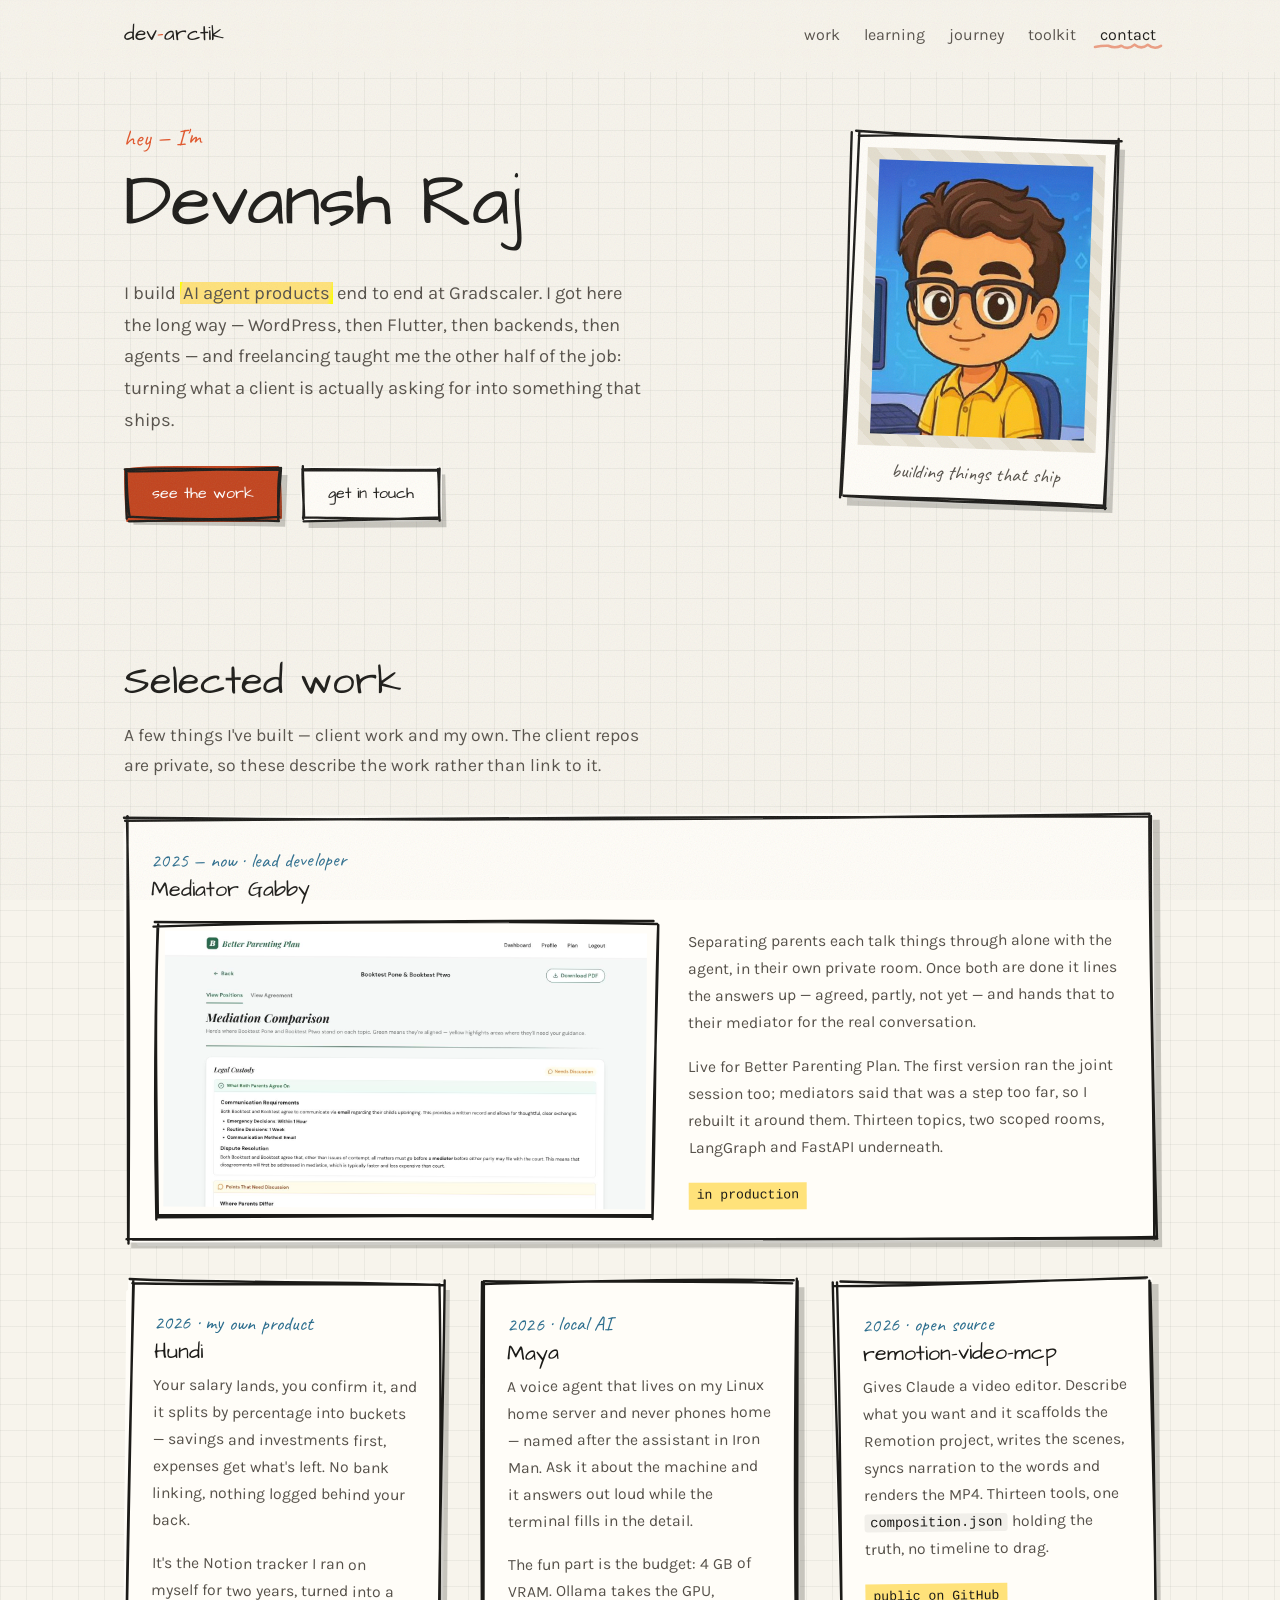
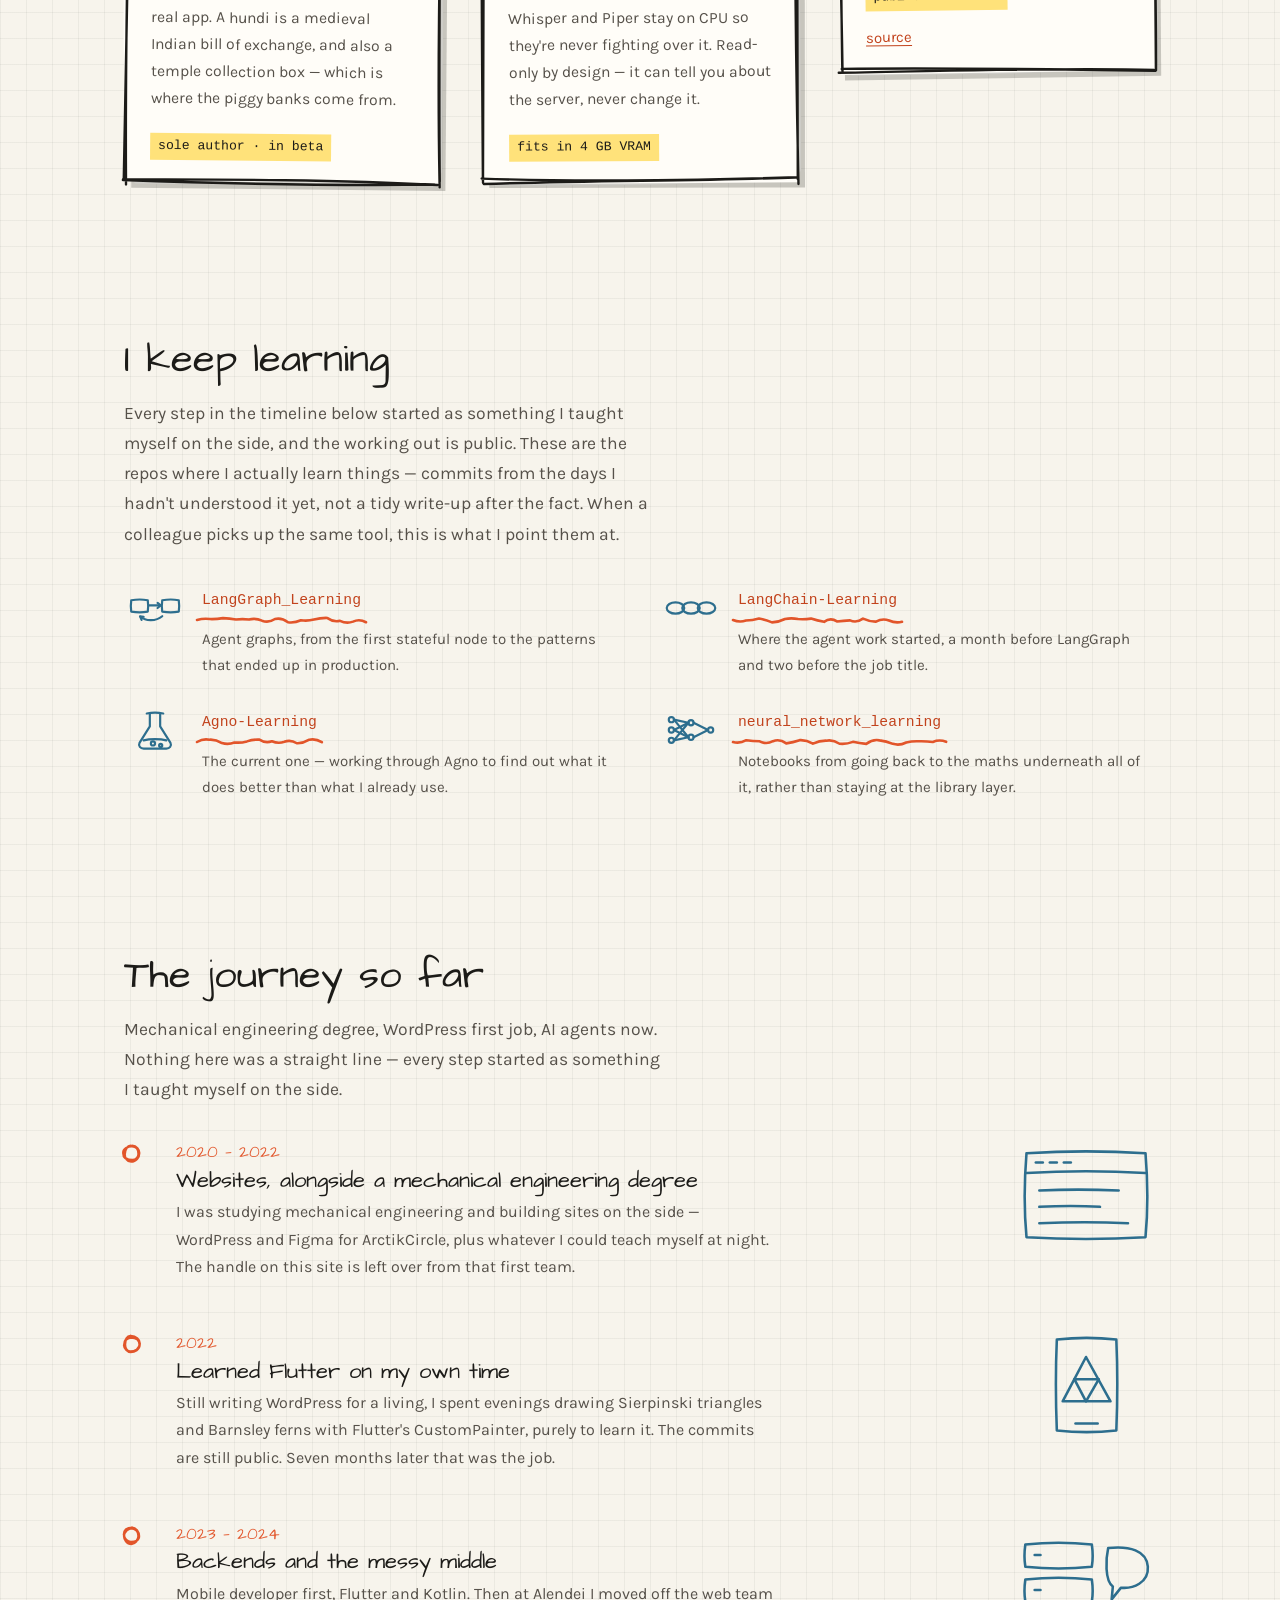
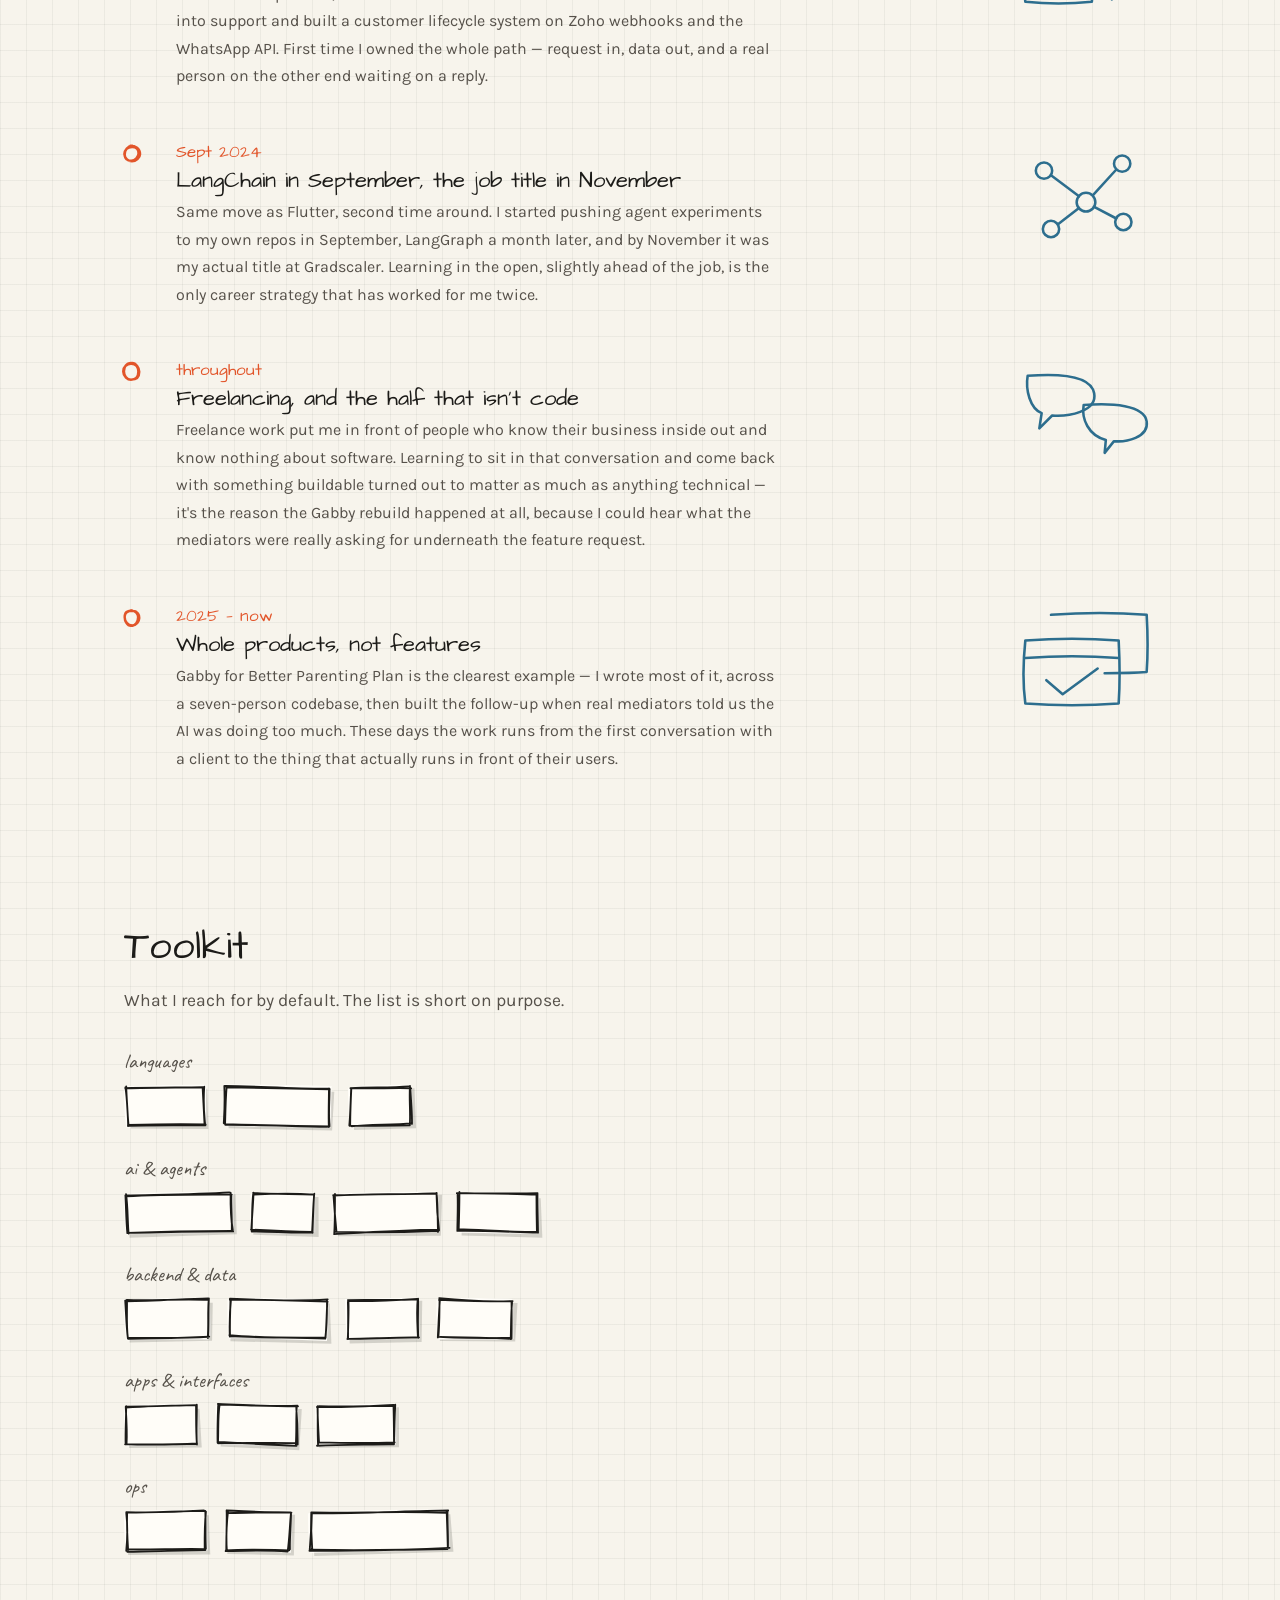
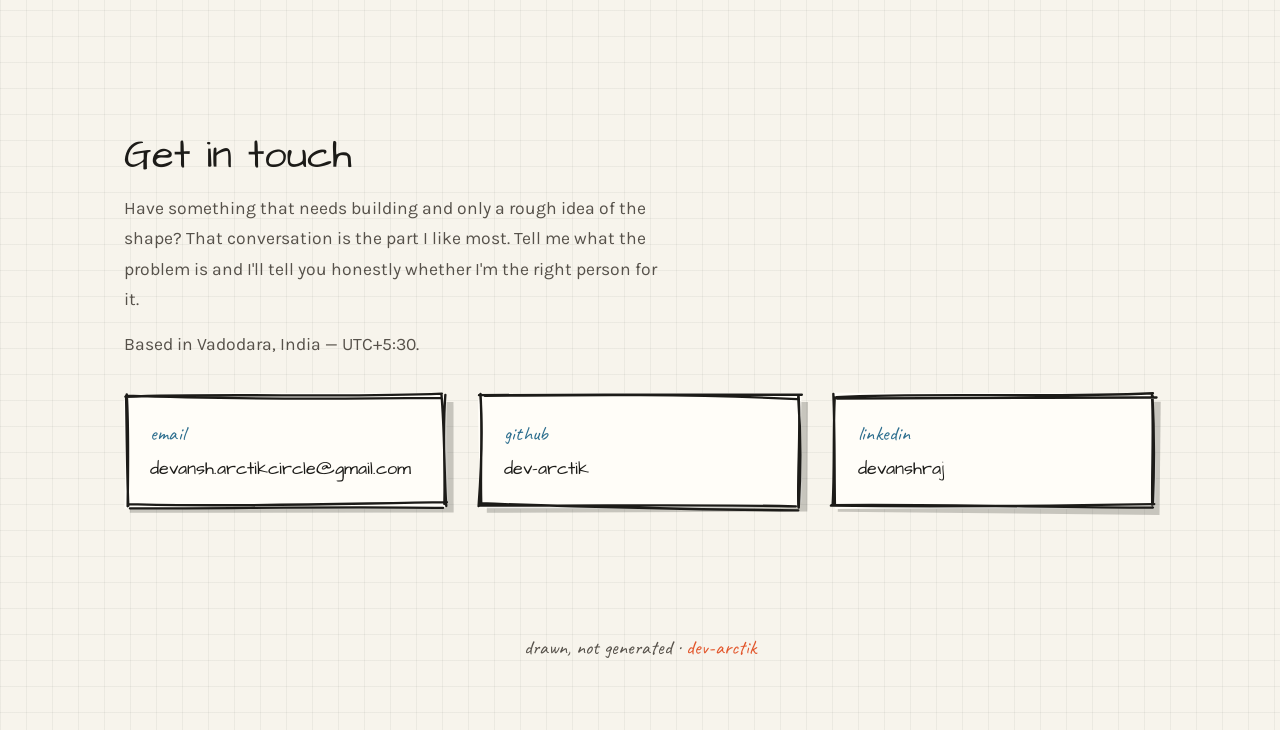
<file: index.html>
<!--
  index.html
  The portfolio itself — a single static page, no build step and no backend.
  Sections: hero, work, learning, journey (progress over time), toolkit, contact.
  Copy and photo are real. Live at dev-arctik.github.io/dev-arctik-portfolio.
-->
<!DOCTYPE html>
<html lang="en">
<head>
<meta charset="utf-8">
<meta name="viewport" content="width=device-width, initial-scale=1">
<title>Devansh Raj — AI agent engineer</title>
<meta name="description" content="Devansh Raj builds AI agent-enabled software, taking products from MVP to release-ready.">

<meta property="og:title" content="Devansh Raj — AI agent engineer">
<meta property="og:description" content="I build AI agent-enabled software, taking products from MVP to release-ready.">
<meta property="og:type" content="website">
<meta property="og:url" content="https://dev-arctik.github.io/dev-arctik-portfolio/">
<!-- Drawn by the same engine as the page, not approximated in an image editor — the
     source is tools/og-card.html, screenshotted at 1200x630. Dimensions are declared so
     scrapers can reserve the right box before the image arrives; several will skip an
     image whose size they can't determine cheaply. -->
<meta property="og:image" content="https://dev-arctik.github.io/dev-arctik-portfolio/assets/img/og.jpg">
<meta property="og:image:width" content="1200">
<meta property="og:image:height" content="630">
<meta property="og:image:alt" content="Devansh Raj — I build AI agent products end to end. LangGraph, FastAPI, MCP. Vadodara, India.">

<link rel="canonical" href="https://dev-arctik.github.io/dev-arctik-portfolio/">
<meta name="theme-color" content="#f7f4ec">
<!-- SVG favicon: drawn in the same ink as the rest of the page, see assets/img/favicon.svg -->
<link rel="icon" href="assets/img/favicon.svg" type="image/svg+xml">

<!-- Twitter/X reads its own tags before falling back to Open Graph; summary_large_image
     is the card that actually shows a picture. -->
<meta name="twitter:card" content="summary_large_image">
<meta name="twitter:title" content="Devansh Raj — AI agent engineer">
<meta name="twitter:description" content="I build AI agent-enabled software, taking products from MVP to release-ready.">
<meta name="twitter:image" content="https://dev-arctik.github.io/dev-arctik-portfolio/assets/img/og.jpg">
<meta name="twitter:image:alt" content="Devansh Raj — I build AI agent products end to end. LangGraph, FastAPI, MCP. Vadodara, India.">

<link rel="preconnect" href="https://fonts.googleapis.com">
<link rel="preconnect" href="https://fonts.gstatic.com" crossorigin>
<link href="https://fonts.googleapis.com/css2?family=Architects+Daughter&family=Karla:wght@400;500;700&family=Caveat:wght@600&display=swap" rel="stylesheet">
<!-- ?v= is a manual cache buster. There is no build step to hash filenames, and browsers
     cache CSS and JS independently, so a returning visitor can otherwise end up running
     a new stylesheet against an old script. Bump this whenever either file changes. -->
<link rel="stylesheet" href="assets/css/style.css?v=14">

<!-- Structured data. Lets search engines and AI crawlers read the identity as facts
     rather than inferring it from prose, and is what powers a knowledge-panel style
     result for a personal name. -->
<script type="application/ld+json">
{
  "@context": "https://schema.org",
  "@type": "Person",
  "name": "Devansh Raj",
  "url": "https://dev-arctik.github.io/dev-arctik-portfolio/",
  "image": "https://dev-arctik.github.io/dev-arctik-portfolio/assets/img/me.jpg",
  "jobTitle": "AI agent engineer",
  "worksFor": { "@type": "Organization", "name": "Gradscaler" },
  "address": {
    "@type": "PostalAddress",
    "addressLocality": "Vadodara",
    "addressRegion": "Gujarat",
    "addressCountry": "IN"
  },
  "email": "mailto:devansh.arctikcircle@gmail.com",
  "sameAs": [
    "https://github.com/dev-arctik",
    "https://www.linkedin.com/in/devanshraj"
  ],
  "knowsAbout": ["AI agents", "LangGraph", "Model Context Protocol", "FastAPI", "Python", "TypeScript", "Flutter"]
}
</script>
</head>
<body>

<a class="skip" href="#main">Skip to content</a>

<header>
  <div class="wrap bar">
    <a class="logo" href="#top">dev<span>-</span>arctik</a>
    <nav aria-label="Primary">
      <ul>
        <li><a href="#work" data-sketch="underline">work</a></li>
        <li><a href="#learning" data-sketch="underline">learning</a></li>
        <li><a href="#journey" data-sketch="underline">journey</a></li>
        <li><a href="#toolkit" data-sketch="underline">toolkit</a></li>
        <li><a href="#contact" data-sketch="underline">contact</a></li>
      </ul>
    </nav>
  </div>
</header>

<main id="main">

  <!-- ============================ HERO ============================ -->
  <section class="hero wrap" id="top">
    <div class="hero-grid">
      <div data-anim-group data-anim-step="90">
        <span class="eyebrow" data-anim="lift">hey — I'm</span>
        <h1 data-anim="write">Devansh Raj</h1>
        <p class="lede" data-anim="lift">I build <mark data-anim="swipe">AI agent products</mark> end to end at Gradscaler. I got here the long way — WordPress, then Flutter, then backends, then agents — and freelancing taught me the other half of the job: turning what a client is actually asking for into something that ships.</p>
        <!-- Each button carries its own data-anim so they land one after the other
             rather than as a single block — the primary first, since that's the ask. -->
        <div class="btns">
          <a class="btn primary" data-sketch data-fill="var(--accent-deep)" data-ink="var(--ink)" href="#work" data-anim="lift"><span>see the work</span></a>
          <a class="btn" data-sketch href="#contact" data-anim="lift"><span>get in touch</span></a>
        </div>
      </div>

      <div>
        <figure class="polaroid" data-sketch data-anim="tilt">
          <div class="shot">
            <img src="assets/img/me.jpg" width="576" height="720" alt="Devansh Raj">
          </div>
          <figcaption class="caption">building things that ship</figcaption>
        </figure>
      </div>
    </div>
  </section>

  <!-- ============================ WORK ============================ -->
  <section class="wrap reveal" id="work">
    <div class="section-head" data-anim-group data-anim-step="90">
      <h2 data-anim="lift">Selected work</h2>
      <p data-anim="lift">A few things I've built — client work and my own. The client repos are private, so these describe the work rather than link to it.</p>
    </div>

    <div class="cards" data-anim-group data-anim-step="100">
      <!-- Featured: the lead project takes the full row so its screenshot has room. The
           other three stay in the grid below, which turns "only one card has a picture"
           into deliberate hierarchy rather than a gap. -->
      <article class="card featured" data-sketch data-anim="rise">
        <span class="kicker">2025 — now · lead developer</span>
        <h3>Mediator Gabby</h3>
        <div class="featured-grid">
          <!-- shadow off: this frame sits inside the card's own frame, and two drop
               shadows nested an inch apart read as a rendering fault, not as paper. -->
          <div class="featured-shot" data-sketch data-shadow="off">
            <img src="assets/img/gabby-comparison.jpg" width="1456" height="834" loading="lazy" decoding="async" alt="Gabby's mediator comparison view: a green panel listing what both parents agree on, above a yellow panel of points that still need discussion.">
          </div>
          <div>
            <p>Separating parents each talk things through alone with the agent, in their own private room. Once both are done it lines the answers up — agreed, partly, not yet — and hands that to their mediator for the real conversation.</p>
            <p>Live for Better Parenting Plan. The first version ran the joint session too; mediators said that was a step too far, so I rebuilt it around them. Thirteen topics, two scoped rooms, LangGraph and FastAPI underneath.</p>
            <span class="result">in production</span>
          </div>
        </div>
      </article>

      <article class="card" data-sketch data-anim="rise">
        <span class="kicker">2026 · my own product</span>
        <h3>Hundi</h3>
        <p>Your salary lands, you confirm it, and it splits by percentage into buckets — savings and investments first, expenses get what's left. No bank linking, nothing logged behind your back.</p>
        <p>It's the Notion tracker I ran on myself for two years, turned into a real app. A hundi is a medieval Indian bill of exchange, and also a temple collection box — which is where the piggy banks come from.</p>
        <span class="result">sole author · in beta</span>
      </article>

      <article class="card" data-sketch data-anim="rise">
        <span class="kicker">2026 · local AI</span>
        <h3>Maya</h3>
        <p>A voice agent that lives on my Linux home server and never phones home — named after the assistant in Iron Man. Ask it about the machine and it answers out loud while the terminal fills in the detail.</p>
        <p>The fun part is the budget: 4 GB of VRAM. Ollama takes the GPU, Whisper and Piper stay on CPU so they're never fighting over it. Read-only by design — it can tell you about the server, never change it.</p>
        <span class="result">fits in 4 GB VRAM</span>
      </article>

      <article class="card" data-sketch data-anim="rise">
        <span class="kicker">2026 · open source</span>
        <h3>remotion-video-mcp</h3>
        <p>Gives Claude a video editor. Describe what you want and it scaffolds the Remotion project, writes the scenes, syncs narration to the words and renders the MP4. Thirteen tools, one <code>composition.json</code> holding the truth, no timeline to drag.</p>
        <span class="result">public on GitHub</span>
        <div class="card-links">
          <a href="https://github.com/dev-arctik/remotion-video-mcp">source</a>
        </div>
      </article>
    </div>
  </section>

  <!-- ============================ LEARNING ============================ -->
  <!-- Sits between work and journey on purpose: it explains how the work in the section
       above keeps happening, and sets up the timeline below, which is the same habit
       told chronologically. -->
  <section class="wrap reveal" id="learning">
    <div class="section-head" data-anim-group data-anim-step="90">
      <h2 data-anim="lift">I keep learning</h2>
      <p data-anim="lift">Every step in the timeline below started as something I taught myself on the side, and the working out is public. These are the repos where I actually learn things — commits from the days I hadn't understood it yet, not a tidy write-up after the fact. When a colleague picks up the same tool, this is what I point them at.</p>
    </div>

    <div class="learn-grid" data-anim-group data-anim-step="70">
      <div class="learn-item" data-anim="lift">
        <!-- Two states and a cycle — the thing LangGraph does that a plain chain doesn't. -->
        <svg class="learn-glyph" viewBox="0 0 120 96" aria-hidden="true" focusable="false">
          <path d="M 14 33 C 25 31, 36 31, 46 33 C 47 40, 47 48, 46 55 C 36 57, 25 57, 14 55 C 13 48, 13 40, 14 33 Z"/>
          <path d="M 74 33 C 85 31, 96 31, 106 33 C 107 40, 107 48, 106 55 C 96 57, 85 57, 74 55 C 73 48, 73 40, 74 33 Z"/>
          <path d="M 49 43 L 70 43"/>
          <path d="M 65 38 L 71 43 L 65 48"/>
          <path d="M 74 64 C 62 74, 42 74, 32 65"/>
          <path d="M 38 65 L 31 64 L 34 71"/>
        </svg>
        <div class="learn-body">
        <a href="https://github.com/dev-arctik/LangGraph_Learning" data-sketch="underline">LangGraph_Learning</a>
        <p>Agent graphs, from the first stateful node to the patterns that ended up in production.</p>
        </div>
      </div>
      <div class="learn-item" data-anim="lift">
        <!-- Three interlocking links. Literal, and unmistakable at a glance. -->
        <svg class="learn-glyph" viewBox="0 0 120 96" aria-hidden="true" focusable="false">
          <path d="M 13 48 a 17 11 0 1 0 34 0 a 17 11 0 1 0 -34 0"/>
          <path d="M 43 48 a 17 11 0 1 0 34 0 a 17 11 0 1 0 -34 0"/>
          <path d="M 73 48 a 17 11 0 1 0 34 0 a 17 11 0 1 0 -34 0"/>
        </svg>
        <div class="learn-body">
        <a href="https://github.com/dev-arctik/LangChain-Learning" data-sketch="underline">LangChain-Learning</a>
        <p>Where the agent work started, a month before LangGraph and two before the job title.</p>
        </div>
      </div>
      <div class="learn-item" data-anim="lift">
        <!-- A flask: something being tried out rather than already relied on. -->
        <svg class="learn-glyph" viewBox="0 0 120 96" aria-hidden="true" focusable="false">
          <path d="M 50 16 C 50 28, 50 36, 50 41 L 30 73 C 27 79, 32 84, 38 84 L 82 84 C 88 84, 93 79, 90 73 L 70 41 C 70 36, 70 28, 70 16"/>
          <path d="M 44 16 C 54 14, 66 14, 76 16"/>
          <path d="M 38 68 C 50 65, 70 65, 82 68"/>
          <path d="M 52 74 a 4 4 0 1 0 8 0 a 4 4 0 1 0 -8 0"/>
          <path d="M 68 78 a 3 3 0 1 0 6 0 a 3 3 0 1 0 -6 0"/>
        </svg>
        <div class="learn-body">
        <a href="https://github.com/dev-arctik/Agno-Learning" data-sketch="underline">Agno-Learning</a>
        <p>The current one — working through Agno to find out what it does better than what I already use.</p>
        </div>
      </div>
      <div class="learn-item" data-anim="lift">
        <!-- Layered net. Edges first so the nodes sit over them. -->
        <svg class="learn-glyph" viewBox="0 0 120 96" aria-hidden="true" focusable="false">
          <path d="M 27 28 L 55 34"/>
          <path d="M 27 28 L 55 62"/>
          <path d="M 27 48 L 55 34"/>
          <path d="M 27 48 L 55 62"/>
          <path d="M 27 68 L 55 34"/>
          <path d="M 27 68 L 55 62"/>
          <path d="M 65 34 L 93 48"/>
          <path d="M 65 62 L 93 48"/>
          <path d="M 17 28 a 5 5 0 1 0 10 0 a 5 5 0 1 0 -10 0"/>
          <path d="M 17 48 a 5 5 0 1 0 10 0 a 5 5 0 1 0 -10 0"/>
          <path d="M 17 68 a 5 5 0 1 0 10 0 a 5 5 0 1 0 -10 0"/>
          <path d="M 55 34 a 5 5 0 1 0 10 0 a 5 5 0 1 0 -10 0"/>
          <path d="M 55 62 a 5 5 0 1 0 10 0 a 5 5 0 1 0 -10 0"/>
          <path d="M 93 48 a 5 5 0 1 0 10 0 a 5 5 0 1 0 -10 0"/>
        </svg>
        <div class="learn-body">
        <a href="https://github.com/dev-arctik/neural_network_learning" data-sketch="underline">neural_network_learning</a>
        <p>Notebooks from going back to the maths underneath all of it, rather than staying at the library layer.</p>
        </div>
      </div>
    </div>
  </section>

  <!-- ============================ JOURNEY ============================ -->
  <section class="wrap reveal" id="journey">
    <div class="section-head" data-anim-group data-anim-step="90">
      <h2 data-anim="lift">The journey so far</h2>
      <p data-anim="lift">Mechanical engineering degree, WordPress first job, AI agents now. Nothing here was a straight line — every step started as something I taught myself on the side.</p>
    </div>

    <!-- Spine sits outside the list: an <ol> may only contain <li> children. -->
    <div class="timeline-wrap">
    <div class="spine" data-sketch="vline"></div>
    <!-- role="list" keeps VoiceOver announcing this as a list despite list-style: none. -->
    <ol class="timeline" role="list">

      <!-- Chronological, oldest first: scrolling down walks forward through time, and the
           spine and glyphs draw themselves in that direction. -->
      <li class="tl-item" data-anim="lift">
        <span class="tl-dot" data-sketch="dot"></span>
        <div class="tl-body">
          <div class="tl-year">2020 — 2022</div>
          <h3>Websites, alongside a mechanical engineering degree</h3>
          <p>I was studying mechanical engineering and building sites on the side — WordPress and Figma for ArctikCircle, plus whatever I could teach myself at night. The handle on this site is left over from that first team.</p>
        </div>
        <!-- Browser window -->
        <svg class="glyph" viewBox="0 0 120 96" aria-hidden="true" focusable="false">
          <path d="M 9 13 C 42 11, 78 11, 111 13 C 113 38, 113 64, 111 85 C 78 87, 42 87, 9 85 C 7 64, 7 38, 9 13 Z"/>
          <path d="M 9 30 C 42 28, 78 28, 111 30"/>
          <path d="M 17 21 L 23 21"/>
          <path d="M 29 21 L 35 21"/>
          <path d="M 41 21 L 47 21"/>
          <path d="M 20 45 C 42 44, 64 44, 88 45"/>
          <path d="M 20 59 C 38 58, 56 58, 72 59"/>
          <path d="M 20 73 C 46 72, 72 72, 96 73"/>
        </svg>
      </li>

      <li class="tl-item" data-anim="lift">
        <span class="tl-dot" data-sketch="dot"></span>
        <div class="tl-body">
          <div class="tl-year">2022</div>
          <h3>Learned Flutter on my own time</h3>
          <p>Still writing WordPress for a living, I spent evenings drawing Sierpinski triangles and Barnsley ferns with Flutter's CustomPainter, purely to learn it. The commits are still public. Seven months later that was the job.</p>
        </div>
        <!-- Phone drawing the Sierpinski triangle this entry describes -->
        <svg class="glyph" viewBox="0 0 120 96" aria-hidden="true" focusable="false">
          <path d="M 35 9 C 34 32, 34 62, 35 87 C 53 89, 68 89, 86 87 C 87 62, 87 32, 86 9 C 68 7, 53 7, 35 9 Z"/>
          <path d="M 51 81 L 70 81"/>
          <path d="M 60 24 L 81 62 L 40 62 Z"/>
          <path d="M 50 43 L 71 43 L 60 62 Z"/>
        </svg>
      </li>

      <li class="tl-item" data-anim="lift">
        <span class="tl-dot" data-sketch="dot"></span>
        <div class="tl-body">
          <div class="tl-year">2023 — 2024</div>
          <h3>Backends and the messy middle</h3>
          <p>Mobile developer first, Flutter and Kotlin. Then at Alendei I moved off the web team into support and built a customer lifecycle system on Zoho webhooks and the WhatsApp API. First time I owned the whole path — request in, data out, and a real person on the other end waiting on a reply.</p>
        </div>
        <!-- Server stack talking to a chat bubble -->
        <svg class="glyph" viewBox="0 0 120 96" aria-hidden="true" focusable="false">
          <path d="M 8 21 C 27 19, 46 19, 65 21 C 66 28, 66 34, 65 40 C 46 42, 27 42, 8 40 C 7 34, 7 28, 8 21 Z"/>
          <path d="M 8 51 C 27 49, 46 49, 65 51 C 66 58, 66 64, 65 70 C 46 72, 27 72, 8 70 C 7 64, 7 58, 8 51 Z"/>
          <path d="M 16 30 L 21 30"/>
          <path d="M 16 60 L 21 60"/>
          <path d="M 79 24 C 97 22, 112 26, 113 40 C 114 54, 100 59, 90 58 L 82 68 L 83 57 C 76 52, 77 33, 79 24 Z"/>
        </svg>
      </li>

      <li class="tl-item" data-anim="lift">
        <span class="tl-dot" data-sketch="dot"></span>
        <div class="tl-body">
          <div class="tl-year">Sept 2024</div>
          <h3>LangChain in September, the job title in November</h3>
          <p>Same move as Flutter, second time around. I started pushing agent experiments to my own repos in September, LangGraph a month later, and by November it was my actual title at Gradscaler. Learning in the open, slightly ahead of the job, is the only career strategy that has worked for me twice.</p>
        </div>
        <!-- Agent graph: edges first so the nodes draw over them -->
        <svg class="glyph" viewBox="0 0 120 96" aria-hidden="true" focusable="false">
          <path d="M 30 32 L 54 50"/>
          <path d="M 86 27 L 66 49"/>
          <path d="M 54 60 L 36 74"/>
          <path d="M 67 59 L 86 69"/>
          <path d="M 17 28 a 7 7 0 1 0 14 0 a 7 7 0 1 0 -14 0"/>
          <path d="M 84 22 a 7 7 0 1 0 14 0 a 7 7 0 1 0 -14 0"/>
          <path d="M 52 55 a 8 8 0 1 0 16 0 a 8 8 0 1 0 -16 0"/>
          <path d="M 23 78 a 7 7 0 1 0 14 0 a 7 7 0 1 0 -14 0"/>
          <path d="M 85 72 a 7 7 0 1 0 14 0 a 7 7 0 1 0 -14 0"/>
        </svg>
      </li>

      <li class="tl-item" data-anim="lift">
        <span class="tl-dot" data-sketch="dot"></span>
        <div class="tl-body">
          <div class="tl-year">throughout</div>
          <h3>Freelancing, and the half that isn't code</h3>
          <p>Freelance work put me in front of people who know their business inside out and know nothing about software. Learning to sit in that conversation and come back with something buildable turned out to matter as much as anything technical — it's the reason the Gabby rebuild happened at all, because I could hear what the mediators were really asking for underneath the feature request.</p>
        </div>
        <!-- Two speech bubbles — the client conversation -->
        <svg class="glyph" viewBox="0 0 120 96" aria-hidden="true" focusable="false">
          <path d="M 10 17 C 36 15, 64 16, 67 32 C 70 48, 44 52, 31 51 L 20 62 L 22 49 C 12 45, 8 29, 10 17 Z"/>
          <path d="M 58 42 C 82 40, 110 42, 112 56 C 114 70, 94 74, 84 73 L 76 83 L 77 72 C 62 68, 56 54, 58 42 Z"/>
        </svg>
      </li>

      <li class="tl-item" data-anim="lift">
        <span class="tl-dot" data-sketch="dot"></span>
        <div class="tl-body">
          <div class="tl-year">2025 — now</div>
          <h3>Whole products, not features</h3>
          <p>Gabby for Better Parenting Plan is the clearest example — I wrote most of it, across a seven-person codebase, then built the follow-up when real mediators told us the AI was doing too much. These days the work runs from the first conversation with a client to the thing that actually runs in front of their users.</p>
        </div>
        <!-- Shipped product: a window behind a window, signed off -->
        <svg class="glyph" viewBox="0 0 120 96" aria-hidden="true" focusable="false">
          <path d="M 30 11 C 58 9, 86 9, 112 11 C 113 28, 113 46, 112 60 C 100 61, 88 61, 76 61"/>
          <path d="M 8 33 C 34 31, 62 31, 88 33 C 89 52, 89 72, 88 87 C 62 89, 34 89, 8 87 C 6 72, 6 52, 8 33 Z"/>
          <path d="M 8 48 C 34 46, 62 46, 88 48"/>
          <path d="M 26 67 L 40 79 L 70 57"/>
        </svg>
      </li>
    </ol>
    </div>
  </section>

  <!-- ============================ TOOLKIT ============================ -->
  <section class="wrap reveal" id="toolkit">
    <div class="section-head" data-anim-group data-anim-step="90">
      <h2 data-anim="lift">Toolkit</h2>
      <p data-anim="lift">What I reach for by default. The list is short on purpose.</p>
    </div>

    <div class="tag-group" data-anim-group data-anim-step="45">
      <h4 data-anim="lift">languages</h4>
      <div class="tags">
        <span class="tag" data-sketch data-anim="pop">Python</span>
        <span class="tag" data-sketch data-anim="pop">TypeScript</span>
        <span class="tag" data-sketch data-anim="pop">Dart</span>
      </div>
    </div>

    <div class="tag-group" data-anim-group data-anim-step="45">
      <h4 data-anim="lift">ai &amp; agents</h4>
      <div class="tags">
        <span class="tag" data-sketch data-anim="pop">LangGraph</span>
        <span class="tag" data-sketch data-anim="pop">MCP</span>
        <span class="tag" data-sketch data-anim="pop">Claude API</span>
        <span class="tag" data-sketch data-anim="pop">Ollama</span>
      </div>
    </div>

    <div class="tag-group" data-anim-group data-anim-step="45">
      <h4 data-anim="lift">backend &amp; data</h4>
      <div class="tags">
        <span class="tag" data-sketch data-anim="pop">FastAPI</span>
        <span class="tag" data-sketch data-anim="pop">MongoDB</span>
        <span class="tag" data-sketch data-anim="pop">Redis</span>
        <span class="tag" data-sketch data-anim="pop">Stripe</span>
      </div>
    </div>

    <div class="tag-group" data-anim-group data-anim-step="45">
      <h4 data-anim="lift">apps &amp; interfaces</h4>
      <div class="tags">
        <span class="tag" data-sketch data-anim="pop">React</span>
        <span class="tag" data-sketch data-anim="pop">Next.js</span>
        <span class="tag" data-sketch data-anim="pop">Flutter</span>
      </div>
    </div>

    <div class="tag-group" data-anim-group data-anim-step="45">
      <h4 data-anim="lift">ops</h4>
      <div class="tags">
        <span class="tag" data-sketch data-anim="pop">Docker</span>
        <span class="tag" data-sketch data-anim="pop">AWS</span>
        <span class="tag" data-sketch data-anim="pop">GitHub Actions</span>
      </div>
    </div>
  </section>

  <!-- ============================ CONTACT ============================ -->
  <section class="wrap reveal" id="contact">
    <div class="section-head" data-anim-group data-anim-step="90">
      <h2 data-anim="lift">Get in touch</h2>
      <p data-anim="lift">Have something that needs building and only a rough idea of the shape? That conversation is the part I like most. Tell me what the problem is and I'll tell you honestly whether I'm the right person for it.</p>
      <!-- Where and when, in body font rather than a fourth contact card: the grid resolves
           to three columns against the 1032px content box, so a fourth would strand one on
           its own row. A client's first question after "can you build it" is the timezone. -->
      <p data-anim="lift">Based in Vadodara, India — UTC+5:30.</p>
    </div>

    <div class="contact-grid" data-anim-group data-anim-step="90">
      <div class="contact-card" data-sketch data-anim="rise">
        <span class="kicker">email</span>
        <a href="mailto:devansh.arctikcircle@gmail.com">devansh.arctikcircle@gmail.com</a>
      </div>
      <div class="contact-card" data-sketch data-anim="rise">
        <span class="kicker">github</span>
        <a href="https://github.com/dev-arctik" rel="me">dev-arctik</a>
      </div>
      <div class="contact-card" data-sketch data-anim="rise">
        <span class="kicker">linkedin</span>
        <a href="https://www.linkedin.com/in/devanshraj" rel="me">devanshraj</a>
      </div>
    </div>
  </section>

</main>

<footer>
  <div class="wrap">drawn, not generated · <span>dev-arctik</span></div>
</footer>

<script src="assets/js/sketch.js?v=14"></script>
<script src="assets/js/main.js?v=14"></script>
</body>
</html>
</file>
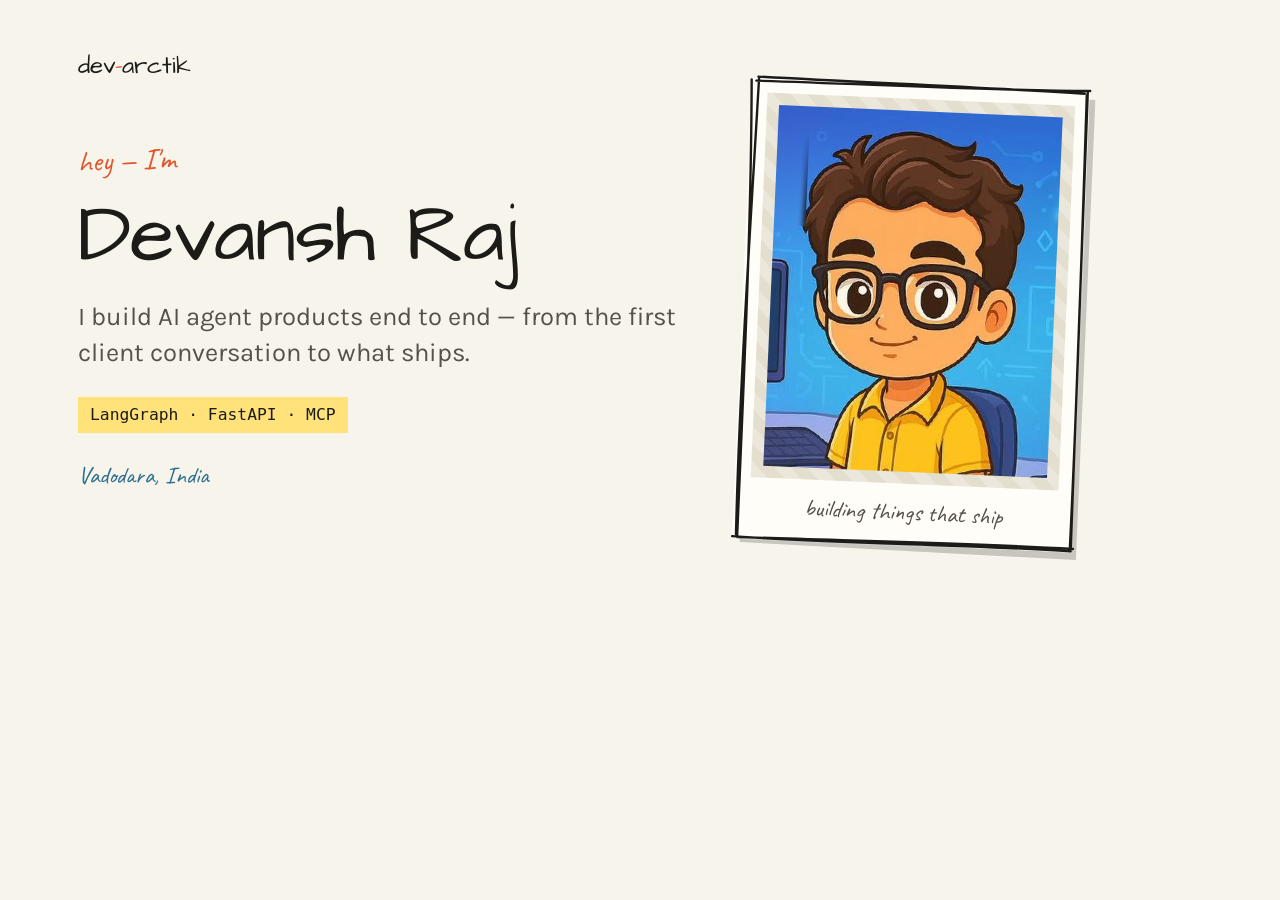
<file: tools/og-card.html>
<!--
  tools/og-card.html
  Source for assets/img/og.jpg, the 1200x630 link-preview card. Not part of the site —
  it reuses the real style.css and sketch.js so the card is drawn by the same engine as
  the page, rather than being an approximation that drifts as the palette changes.
  To regenerate: serve the repo, open this at exactly 1200x630, screenshot it, and save
  the result as assets/img/og.jpg (JPEG — the photo makes PNG about twice the size).
-->
<!DOCTYPE html>
<html lang="en">
<head>
<meta charset="utf-8">
<title>og card — 1200x630</title>
<link rel="preconnect" href="https://fonts.googleapis.com">
<link rel="preconnect" href="https://fonts.gstatic.com" crossorigin>
<link href="https://fonts.googleapis.com/css2?family=Architects+Daughter&family=Karla:wght@400;500;700&family=Caveat:wght@600&display=swap" rel="stylesheet">
<link rel="stylesheet" href="../assets/css/style.css">
<style>
  /* Fixed canvas: the screenshot is taken at exactly these dimensions, so nothing here
     is responsive on purpose — a share card has one size and one size only. */
  html, body { width: 1200px; height: 630px; overflow: hidden; margin: 0; }
  /* The page grain is a fixed overlay at z-index 9999. Harmless on the site, but on a
     630px canvas it sits over the whole card and muddies it in a small preview. */
  body::after { display: none; }
  /* The notebook ruling goes too. It reads as texture at full size and as noise in a
     feed-sized preview — and being 1px lines across the whole canvas, it was tripling
     the PNG's weight for detail nobody sees at share size. */
  body { background-image: none; }

  .og {
    width: 1200px; height: 630px;
    display: grid;
    grid-template-columns: 1fr 380px;
    gap: 64px;
    align-items: center;
    padding: 0 78px;
    box-sizing: border-box;
  }
  .og-logo {
    position: absolute; top: 46px; left: 78px;
    font-family: var(--font-display); font-size: 1.5rem; color: var(--ink);
  }
  .og-logo span { color: var(--accent); }

  .og-eyebrow {
    font-family: var(--font-note); font-size: 1.9rem; color: var(--accent);
    display: inline-block; transform: rotate(-2deg); margin-bottom: 4px;
  }
  /* Set here rather than leaning on the site's clamp(): that scales with viewport width
     and this canvas is fixed, so an explicit size is the honest way to state the intent. */
  .og h1 { font-size: 5.1rem; margin: 0 0 14px; letter-spacing: -0.015em; }
  .og-role {
    font-family: var(--font-body); font-size: 1.6rem; color: var(--ink-soft);
    margin: 0 0 26px; line-height: 1.4;
  }
  .og-stack {
    font-family: var(--font-mono); font-size: 1.02rem; color: var(--ink);
    display: inline-block; padding: 4px 12px;
    background-image: linear-gradient(var(--highlight), var(--highlight));
  }
  .og-where {
    font-family: var(--font-note); font-size: 1.5rem; color: var(--accent-2);
    margin-top: 22px;
  }
  /* Bigger than the site's 270px cap — at preview size the photo is the only thing that
     survives being scaled down in a feed, so it earns the extra width. */
  .og .polaroid { max-width: 340px; transform: rotate(2.5deg); margin: 0; }
  .og .polaroid .caption { font-size: 1.5rem; }
</style>
</head>
<body>

<div class="og">
  <div class="og-logo">dev<span>-</span>arctik</div>

  <div>
    <span class="og-eyebrow">hey — I'm</span>
    <h1>Devansh Raj</h1>
    <p class="og-role">I build AI agent products end to end — from the first client conversation to what ships.</p>
    <span class="og-stack">LangGraph · FastAPI · MCP</span>
    <div class="og-where">Vadodara, India</div>
  </div>

  <figure class="polaroid" data-sketch>
    <div class="shot">
      <img src="../assets/img/me.jpg" width="576" height="720" alt="">
    </div>
    <figcaption class="caption">building things that ship</figcaption>
  </figure>
</div>

<script src="../assets/js/sketch.js"></script>
<script>
  /* main.js is deliberately not loaded: it hides everything behind scroll reveals, and
     nothing scrolls a screenshot. Draw the ink and stop. */
  document.fonts.ready.then(() => Sketch.init());
</script>
</body>
</html>
</file>
<file: assets/css/style.css>
/*
  assets/css/style.css
  All styling for the portfolio. Hybrid aesthetic: hand-drawn chrome (frames, buttons,
  underlines, annotations) over clean, readable content (sans body text, mono code).
  The CSS borders here are also the no-JS fallback — sketch.js makes them transparent
  once it has drawn real ink over the top, so nothing ever renders unbordered.
*/

/* ============================================================
   1. Tokens
   ============================================================ */
:root {
  --paper:        #f7f4ec;
  --paper-card:   #fffdf8;
  --ink:          #1c1b18;
  --ink-soft:     #56514a;   /* 7:1 on paper — passes AA and AAA for body text */
  --rule:         #b8b1a4;
  --accent:       #e2552a;   /* marker orange — display + decoration only */
  --accent-deep:  #c2431d;   /* darkened for text-bearing surfaces, keeps AA */
  --accent-2:     #2d6e8e;   /* ballpoint blue */
  --highlight:    #ffe27a;
  --grid:         rgba(28, 27, 24, 0.05);

  --font-display: 'Architects Daughter', cursive;
  --font-body:    'Karla', system-ui, sans-serif;
  --font-note:    'Caveat', cursive;
  --font-mono:    ui-monospace, 'SF Mono', Menlo, Consolas, monospace;

  --wrap: 1080px;
  --gap: 28px;
}

/* ============================================================
   2. Base
   ============================================================ */
*, *::before, *::after { box-sizing: border-box; }

html { scroll-behavior: smooth; -webkit-text-size-adjust: 100%; }

body {
  margin: 0;
  background-color: var(--paper);
  /* Faint graph ruling — sells "notebook" without shipping a texture image. */
  background-image:
    linear-gradient(var(--grid) 1px, transparent 1px),
    linear-gradient(90deg, var(--grid) 1px, transparent 1px);
  background-size: 26px 26px;
  color: var(--ink-soft);
  font-family: var(--font-body);
  font-size: 17.5px;
  line-height: 1.72;
  -webkit-font-smoothing: antialiased;
}

/* Paper grain. feTurbulence keeps it zero-request and resolution independent. */
body::after {
  content: '';
  position: fixed;
  inset: 0;
  pointer-events: none;
  z-index: 9999;
  opacity: 0.3;
  background-image: url("data:image/svg+xml,%3Csvg xmlns='http://www.w3.org/2000/svg' width='180' height='180'%3E%3Cfilter id='n'%3E%3CfeTurbulence type='fractalNoise' baseFrequency='0.85' numOctaves='3'/%3E%3C/filter%3E%3Crect width='180' height='180' filter='url(%23n)' opacity='0.3'/%3E%3C/svg%3E");
}

h1, h2, h3, h4 {
  font-family: var(--font-display);
  font-weight: 400;
  line-height: 1.16;
  color: var(--ink);
  margin: 0 0 0.45em;
}
h1 { font-size: clamp(2.7rem, 7.5vw, 4.6rem); letter-spacing: -0.015em; }
h2 { font-size: clamp(1.75rem, 4vw, 2.5rem); }
h3 { font-size: 1.35rem; }
p  { margin: 0 0 1.05em; }
p:last-child { margin-bottom: 0; }

a { color: var(--accent-deep); }

code {
  font-family: var(--font-mono);
  font-size: 0.88em;
  background: rgba(28, 27, 24, 0.06);
  padding: 0.12em 0.4em;
  border-radius: 3px;
  color: var(--ink);
}

/* Marker highlight — angled gradient so it reads as swiped, not filled. */
mark {
  background-image: linear-gradient(100deg, transparent 1%, var(--highlight) 2%, var(--highlight) 96%, transparent 99%);
  background-repeat: no-repeat;   /* so the reveal can swipe it on from zero width */
  background-size: 100% 100%;
  padding: 0 3px;
  color: inherit;
}

:focus-visible { outline: 3px solid var(--accent-2); outline-offset: 3px; }

/* Horizontal longhand only — the padding shorthand here would out-specify `section`
   below and flatten the vertical rhythm on every `<section class="wrap">`. */
.wrap { max-width: var(--wrap); margin: 0 auto; padding-left: 24px; padding-right: 24px; }
/* Clears the sticky header when an anchor link jumps here — without it the heading
   lands underneath the bar. */
section { padding-top: 76px; padding-bottom: 76px; scroll-margin-top: 84px; }
.section-head { margin-bottom: 34px; }
.section-head p { max-width: 54ch; margin-top: -0.2em; }

/* Skip link — keyboard users shouldn't tab through the nav on every page load. */
.skip {
  position: absolute; left: -9999px;
  background: var(--ink); color: var(--paper);
  padding: 10px 18px; z-index: 999;
}
.skip:focus { left: 12px; top: 12px; }

/* ============================================================
   3. Sketch overlay plumbing
   ============================================================ */
[data-sketch] { position: relative; }

[data-sketch] > svg.sketch {
  position: absolute;
  inset: -12px;
  width: calc(100% + 24px);
  height: calc(100% + 24px);
  pointer-events: none;
  overflow: visible;
}
/* Content must be lifted above the overlay. Bare text nodes can't be, which is why
   filled elements (buttons) wrap their label in a <span> — see .btn in the markup. */
[data-sketch] > *:not(svg.sketch) { position: relative; z-index: 1; }

/* Fallback border: paints instantly and survives JS failure. Once sketch.js draws real
   ink it sets [data-drawn] and we hide this by colour only — never by width, which
   would change the content box and reflow the page. */
[data-sketch]:not([data-sketch="underline"]):not([data-sketch="vline"]):not([data-sketch="dot"]) {
  border: 2.4px solid var(--ink);
  border-radius: 200px 14px 190px 14px / 14px 190px 14px 200px;
}
[data-sketch][data-drawn] { border-color: transparent !important; }

/* ============================================================
   4. Header
   ============================================================ */
header {
  position: sticky;
  top: 0;
  z-index: 50;
  background: rgba(247, 244, 236, 0.86);
  backdrop-filter: blur(6px);
}
.bar {
  display: flex; align-items: center; justify-content: space-between;
  gap: 20px; flex-wrap: wrap;
  /* Long-hand, not `padding: 16px 0 20px`. This element is `.wrap .bar`, and the
     shorthand zeroed the 24px side padding .wrap sets — so under 1080px the logo sat
     flush to the screen edge while every heading below it started 24px in. */
  padding-top: 16px; padding-bottom: 20px;
}
.logo {
  font-family: var(--font-display);
  font-size: 1.3rem; color: var(--ink); text-decoration: none;
}
.logo span { color: var(--accent); }

nav ul { display: flex; gap: 24px; list-style: none; margin: 0; padding: 0; flex-wrap: wrap; }
nav a {
  position: relative;
  text-decoration: none;
  color: var(--ink-soft);
  font-size: 1rem;
  padding-bottom: 7px;
}
/* Must out-specify the generic [data-sketch] > svg.sketch overlay rule, which scores
   (0,2,1) — a plain `nav a svg.sketch` is only (0,1,3) and loses. When it lost, the
   14-unit viewBox got stretched over a 49px box and preserveAspectRatio="none" turned
   the squiggle into a blob sitting on top of the label instead of a line under it. */
a[data-sketch="underline"] > svg.sketch {
  inset: auto; left: -5px; bottom: -3px;
  width: calc(100% + 10px); height: 14px;
}
/* Draw-on rather than fade-in — a squiggle should look like it was just drawn.
   Translucent so it reads as marker laid over paper rather than a solid rule. */
nav a svg.sketch path {
  stroke-dasharray: var(--len);
  stroke-dashoffset: var(--len);
  opacity: 0.55;
  transition: stroke-dashoffset 0.3s ease-out;
}
nav a:hover svg.sketch path,
nav a:focus-visible svg.sketch path,
nav a.current svg.sketch path { stroke-dashoffset: 0; }
nav a.current { color: var(--ink); }

/* ============================================================
   5. Hero
   ============================================================ */
.hero { padding-top: 46px; padding-bottom: 60px; }
.hero-grid { display: grid; grid-template-columns: 1.4fr 1fr; gap: 56px; align-items: start; }
.eyebrow {
  font-family: var(--font-note);
  font-size: 1.45rem; color: var(--accent);
  display: inline-block; transform: rotate(-2deg); margin-bottom: 2px;
}
.lede { font-size: 1.15rem; max-width: 48ch; }

/* Polaroid — the clean-content rule applied to imagery: real photo, sketchy frame. */
.polaroid {
  background: var(--paper-card);
  padding: 14px 14px 0;
  transform: rotate(2deg);
  max-width: 270px;
  margin-left: auto;
}
.polaroid .shot {
  aspect-ratio: 4 / 5;
  background: repeating-linear-gradient(45deg, #ece7db, #ece7db 12px, #e4dece 12px, #e4dece 24px);
  display: grid; place-items: center;
  text-align: center; font-family: var(--font-note);
  font-size: 1.15rem; color: #8d8577; padding: 12px;
}
/* me.jpg is pre-cropped to 4:5 to match .shot, so cover has nothing left to trim and
   the subject stays centred. A photo of another ratio will be centre-cropped instead. */
.polaroid .shot img { width: 100%; height: 100%; object-fit: cover; display: block; }
.polaroid .caption {
  font-family: var(--font-note); font-size: 1.25rem;
  color: var(--ink-soft); text-align: center; padding: 8px 4px 12px;
}

/* Doodled margin note with a hand-drawn arrow. */
.note {
  position: relative;
  font-family: var(--font-note); font-size: 1.3rem;
  color: var(--accent-2); transform: rotate(-3deg);
  max-width: 230px; line-height: 1.35;
}
.note svg { position: absolute; overflow: visible; }

/* ============================================================
   6. Buttons
   ============================================================ */
.btns { display: flex; gap: 18px; flex-wrap: wrap; margin-top: 30px; }
.btn {
  font-family: var(--font-display);
  font-size: 1.02rem;
  padding: 12px 26px;
  background: var(--paper-card);
  color: var(--ink);
  text-decoration: none;
  display: inline-block;
  cursor: pointer;
  transition: transform 0.16s ease;
}
.btn.primary { background: var(--accent-deep); color: #fff; }
.btn:hover { transform: translate(-2px, -2px) rotate(-0.5deg); }
.btn:active { transform: translate(1px, 1px); }

/* ============================================================
   7. Cards / work
   ============================================================ */
/* The lead project takes the full row as .featured, so the remaining three need to sit
   in one row rather than 2 + 1 with one stranded. Column count is floor((C + gap) /
   (min + gap)) against the wrap's *content* box — 1080px max-width less 48px padding,
   so 1032px, not 1080. Three columns therefore need a min of 320px or less; 300px is
   used instead of that exact fit to leave room for rounding and scrollbar width.
   Revisit it if the card count changes. align-items: start then lets each card size to
   its own copy; stretching them to a shared row height leaves dead space under the
   shorter ones, which reads as an unfinished card rather than a deliberately ragged
   pinboard. */
.cards {
  display: grid;
  grid-template-columns: repeat(auto-fit, minmax(300px, 1fr));
  align-items: start;
  gap: 36px;
}
.card {
  background: var(--paper-card);
  padding: 26px 26px 22px;
  transition: transform 0.2s ease;
}
/* Uneven rotation so the grid never reads as machine-aligned. */
.card:nth-child(3n+1) { transform: rotate(-0.7deg); }
.card:nth-child(3n+2) { transform: rotate(0.5deg); }
.card:nth-child(3n+3) { transform: rotate(-0.3deg); }
.card:hover { transform: rotate(0deg) translateY(-5px); }
.card h3 { margin-bottom: 0.3em; }
.card p { font-size: 0.98rem; }
.kicker {
  font-family: var(--font-note); font-size: 1.25rem;   /* Caveat needs more size than a sans to stay legible */
  color: var(--accent-2); letter-spacing: 0.01em;
}
.card-links { display: flex; gap: 16px; margin-top: 14px; font-size: 0.94rem; }
.card-links a { text-decoration-thickness: 1px; text-underline-offset: 3px; }

/* Result strip — the numbers that keep a sketchy site from reading as vague. */
/* Painted with a gradient rather than a flat background so the fill can be swiped on
   from zero width — see the reveal section. */
.result {
  font-family: var(--font-mono); font-size: 0.82rem;
  color: var(--ink);
  background-image: linear-gradient(var(--highlight), var(--highlight));
  background-repeat: no-repeat;
  background-size: 100% 100%;
  display: inline-block; padding: 2px 8px; margin-top: 4px;
}

/* --- Featured card -----------------------------------------------------------
   The lead project spans the whole row so its screenshot has somewhere to live.
   Rotation is nearly flat here: the same 0.7deg that reads as a pinned card at
   360px wide reads as a crooked page at full width. */
.card.featured { grid-column: 1 / -1; transform: rotate(-0.25deg); }
.card.featured:hover { transform: rotate(0deg) translateY(-5px); }

.featured-grid {
  display: grid;
  grid-template-columns: 1.15fr 1fr;
  gap: 30px;
  align-items: center;
  margin-top: 18px;
}
.featured-shot {
  background: var(--paper-card);
  padding: 10px;
  transform: rotate(0.6deg);   /* counter to the card, so the print looks laid on top */
}
/* The capture's own ratio, declared so the box reaches its final height before the
   JPEG arrives. sketch.js measures on load and redraws via ResizeObserver, but a
   late reflow would still flash a frame at the wrong size. */
.featured-shot img {
  display: block; width: 100%;
  /* height:auto is required, not optional. The width/height attributes on the <img>
     map to CSS presentation hints, so without this the 834px height attribute wins
     and the picture renders at full pixel height instead of scaling to the column. */
  height: auto;
  aspect-ratio: 1456 / 834;
  object-fit: cover;
}

/* --- Learning repos ----------------------------------------------------------
   Deliberately lighter than .card: these are pointers to working-out, not finished
   work, and giving them card frames would make them compete with Selected work.
   Two columns at desktop, one below — three would shrink the descriptions to
   fragments. */
.learn-grid {
  display: grid;
  /* 340px resolves to two columns against the 1032px content box, so four repos sit
     2x2 rather than 3 + 1 stranded. Same arithmetic as .cards — floor((C + gap) /
     (min + gap)) — but a different answer because the item count differs. */
  grid-template-columns: repeat(auto-fit, minmax(340px, 1fr));
  gap: 26px 40px;
}
/* Glyph left of the copy, not above it. Eye-tracking puts a vertical scan down the
   left edge of a content block, so that column is where a silhouette actually gets
   seen — four distinct shapes (cycle, chain, flask, layered net) let someone tell the
   four repos apart without reading a word. */
.learn-item {
  display: grid;
  grid-template-columns: 62px minmax(0, 1fr);
  gap: 16px;
  align-items: start;
}
.learn-glyph { width: 62px; height: 50px; overflow: visible; }
/* Stroke width is in viewBox units, and this renders at roughly half the timeline
   glyphs' scale — so it has to be set proportionally heavier to land at the same
   visual weight on screen. */
.learn-glyph path {
  fill: none;
  stroke: var(--accent-2);
  stroke-width: 4.2;
  stroke-linecap: round;
  stroke-linejoin: round;
}
.learn-item a {
  font-family: var(--font-mono); font-size: 0.92rem;
  color: var(--accent-deep); text-decoration: none;
  /* Wraps rather than overflowing: these repo names are long and unbreakable. */
  overflow-wrap: anywhere;
  /* Room for the squiggle to sit below the text rather than through it. */
  display: inline-block;
  padding-bottom: 7px;
}
/* These names are mono and full of underscores, which render on the baseline exactly
   where the default squiggle lands — the two cross and the name stops being readable.
   The nav doesn't hit this because it's sans with no underscores. Push the overlay
   clear of the descender line; the padding above reserves the space it moves into. */
.learn-item a[data-sketch="underline"] > svg.sketch { bottom: -7px; }
.learn-item p {
  font-size: 0.94rem; color: var(--ink-soft);
  margin-top: 7px; max-width: 46ch;
}

/* ============================================================
   8. Timeline — the "progress and growth" section
   ============================================================ */
.timeline-wrap { position: relative; }
.timeline { list-style: none; margin: 0; padding: 0 0 0 52px; }
.spine { position: absolute; left: 8px; top: 6px; width: 12px; bottom: 6px; }
/* Text left, era glyph right — the glyph column is what fills the dead space that the
   60ch measure used to leave. */
.tl-item {
  position: relative;
  margin-bottom: 48px;
  display: grid;
  grid-template-columns: minmax(0, 1fr) 140px;
  gap: 34px;
  align-items: start;
}
.tl-item:last-child { margin-bottom: 0; }
.tl-dot { position: absolute; left: -52px; top: 8px; width: 15px; height: 15px; }

/* Entries lift in via the shared [data-anim="lift"] rule in section 11. Only the
   marker is timeline-specific: it lands a beat after its text, like it was inked in
   afterwards rather than arriving with the words. */
.anim .tl-dot {
  scale: 0.3;
  opacity: 0;
  transition: scale 0.4s cubic-bezier(0.34, 1.7, 0.5, 1) 0.12s, opacity 0.3s ease-out 0.12s;
}
.anim .tl-item.in-view .tl-dot { scale: 1; opacity: 1; }

/* Hand-drawn era glyph. Drawn solid by default — the dash trick that hides it lives
   behind .anim for the same reason the entry fade does, so a glyph can never end up
   hidden by a stylesheet that arrived without the script able to reveal it. */
.glyph { width: 140px; height: 112px; overflow: visible; }
.glyph path {
  fill: none;
  stroke: var(--accent-2);
  stroke-width: 2.2;
  stroke-linecap: round;
  stroke-linejoin: round;
}
/* --len is measured by main.js from getTotalLength(). Eases out hard so a stroke
   leaves fast and settles, the way a pen does; the base 0.22s delay lets the entry
   finish lifting before the drawing starts. */
.anim .glyph path {
  stroke-dasharray: var(--len);
  stroke-dashoffset: var(--len);
  transition: stroke-dashoffset 0.55s cubic-bezier(0.25, 0.8, 0.35, 1) 0.22s;
}
.anim .tl-item.in-view .glyph path { stroke-dashoffset: 0; }
/* Stagger so a glyph assembles stroke by stroke rather than appearing all at once.
   Steps are tight enough that consecutive strokes overlap and read as one hand. */
.anim .glyph path:nth-child(2) { transition-delay: 0.32s; }
.anim .glyph path:nth-child(3) { transition-delay: 0.42s; }
.anim .glyph path:nth-child(4) { transition-delay: 0.52s; }
.anim .glyph path:nth-child(5) { transition-delay: 0.62s; }
.anim .glyph path:nth-child(6) { transition-delay: 0.72s; }
.anim .glyph path:nth-child(7) { transition-delay: 0.82s; }
.anim .glyph path:nth-child(8) { transition-delay: 0.92s; }
.anim .glyph path:nth-child(9) { transition-delay: 1.02s; }
.tl-year {
  font-family: var(--font-display); font-size: 1.05rem;
  color: var(--accent); margin-bottom: 2px;
}
.tl-item h3 { margin-bottom: 0.2em; }
.tl-item p { font-size: 1rem; max-width: 60ch; }

/* ============================================================
   9. Tags
   ============================================================ */
.tag-group { margin-bottom: 28px; }
.tag-group h4 {
  font-family: var(--font-note); font-size: 1.3rem;
  color: var(--ink-soft); margin: 0 0 12px;
}
.tags { display: flex; flex-wrap: wrap; gap: 15px 16px; }
.tag {
  padding: 6px 16px; font-size: 0.95rem;
  background: var(--paper-card); color: var(--ink);
}
.tag:nth-child(even) { transform: rotate(1deg); }
.tag:nth-child(odd)  { transform: rotate(-0.9deg); }

/* ============================================================
   10. Contact
   ============================================================ */
.contact-grid { display: grid; grid-template-columns: repeat(auto-fit, minmax(240px, 1fr)); gap: 30px; }
.contact-card { background: var(--paper-card); padding: 22px 24px; }
.contact-card .kicker { display: block; margin-bottom: 2px; }
.contact-card a {
  font-family: var(--font-display); font-size: 1.15rem;
  color: var(--ink); text-decoration: none; word-break: break-word;
}
.contact-card a:hover { color: var(--accent-deep); }

footer {
  padding: 46px 0 70px; text-align: center;
  font-family: var(--font-note); font-size: 1.25rem;
}
footer span { color: var(--accent); }

/* ============================================================
   11. Reveal
   ============================================================ */
/* Content fades up on scroll. Gated behind .js so a JS failure can never leave the page
   blank — without the gate, one broken script hides every section below the fold. */
.js .reveal { opacity: 0; transform: translateY(14px); transition: opacity 0.5s ease, transform 0.5s ease; }
.js .reveal.in { opacity: 1; transform: none; }

/* --- Per-element reveal ------------------------------------------------------
   [data-anim] marks something that arrives rather than being there already;
   [data-anim-group] releases its children together on a stagger, so a row of cards
   reads as one gesture instead of four unrelated ones. main.js writes the per-child
   delay into --d.

   All of it hangs off .anim, which main.js sets from the same block that releases
   these elements. Never gate a hidden state on .js: that class is set by every build
   of main.js ever shipped, so an older cached script would apply the hiding with
   nothing able to clear it and blank the section.

   Movement uses the independent translate/scale/rotate properties rather than
   transform, so it composes with the resting tilt already on .card, .tag, .polaroid
   and .eyebrow instead of overwriting it. */
.anim [data-anim] {
  opacity: 0;
  transition:
    opacity 0.5s ease-out var(--d, 0ms),
    translate 0.6s cubic-bezier(0.22, 0.9, 0.3, 1) var(--d, 0ms),
    scale 0.6s cubic-bezier(0.22, 0.9, 0.3, 1) var(--d, 0ms),
    rotate 0.6s cubic-bezier(0.22, 0.9, 0.3, 1) var(--d, 0ms),
    clip-path 0.85s cubic-bezier(0.3, 0.8, 0.3, 1) var(--d, 0ms),
    background-size 0.7s cubic-bezier(0.4, 0.8, 0.3, 1) var(--d, 0ms);
}
.anim [data-anim="lift"]  { translate: 0 20px; }              /* body copy, list rows */
.anim [data-anim="rise"]  { translate: 0 32px; }              /* cards — further, heavier */
.anim [data-anim="pop"]   { scale: 0.82; }                    /* chips and tags */
.anim [data-anim="tilt"]  { translate: 0 24px; rotate: 6deg; }/* the polaroid, dropped in */
/* Wipes left to right so the name reads as being written, not faded up. The negative
   vertical inset keeps descenders and the display font's overshoot from clipping. */
.anim [data-anim="write"] { clip-path: inset(-18% 100% -18% 0); }
.anim [data-anim="swipe"] { background-size: 0% 100%; }       /* marker over paper */

.anim [data-anim].in-view { opacity: 1; translate: none; scale: none; rotate: none; }
/* Scoped, not folded into the rule above: a blanket clip-path would crop the sketch
   overlays, which deliberately overflow their host by 12px. */
.anim [data-anim="write"].in-view { clip-path: inset(-18% -2% -18% 0); }
.anim [data-anim="swipe"].in-view { background-size: 100% 100%; }

/* The polaroid is solo rather than in the hero group, so nothing writes --d for it.
   Hold it back until the name has started writing — the photo being tossed down after
   the greeting reads better than both arriving together. */
.anim .polaroid[data-anim] { --d: 240ms; }

/* And it should develop, not arrive finished. The image comes up from a washed-out
   ghost to full colour once the frame has landed, which is the one thing a polaroid
   does that no other photo does. Opacity starts above zero so the ghost is visible. */
.anim .polaroid .shot img {
  opacity: 0.12;
  filter: saturate(0.15) contrast(0.75) brightness(1.2);
  transition: opacity 0.9s ease-out 0.6s, filter 1.2s ease-out 0.6s;
}
.anim .polaroid.in-view .shot img { opacity: 1; filter: none; }

/* Same develop-in treatment for the featured screenshot, so the two photographic
   elements on the page behave alike rather than each having their own idea. */
.anim .featured-shot img {
  opacity: 0.12;
  filter: saturate(0.15) contrast(0.75) brightness(1.2);
  transition: opacity 0.9s ease-out 0.5s, filter 1.2s ease-out 0.5s;
}
.anim .card.featured.in-view .featured-shot img { opacity: 1; filter: none; }

/* The result chip is a marker stroke, so it swipes rather than fades — and it waits
   for its card to land first. */
.anim .card .result { background-size: 0% 100%; transition: background-size 0.6s cubic-bezier(0.4, 0.8, 0.3, 1) 0.4s; }
.anim .card.in-view .result { background-size: 100% 100%; }

/* ============================================================
   12. Responsive
   ============================================================ */
@media (max-width: 860px) {
  .hero-grid { grid-template-columns: 1fr; gap: 36px; }
  .featured-grid { grid-template-columns: 1fr; gap: 24px; }
  .polaroid { margin-left: 0; }
  section { padding: 56px 0; }
}
/* Below this the text column is too narrow to give up 140px, and the glyphs are
   decorative — drop them rather than shrink them into illegibility. */
@media (max-width: 780px) {
  .tl-item { grid-template-columns: 1fr; gap: 0; }
  .glyph { display: none; }
}
@media (max-width: 560px) {
  body { font-size: 16.5px; }
  /* No nav links on phones. Five of them sit at roughly 14px with 20px gaps — well under
     a comfortable tap target — and they duplicate the hero's two CTAs, which already
     cover the destinations anyone actually wants. The logo stays as the way back to the
     top; everything else is a scroll away on a single page. */
  nav { display: none; }
  .bar { padding-bottom: 12px; gap: 10px; }
  .timeline { padding-left: 40px; }
  .tl-dot { left: -40px; }
  .spine { left: 4px; }
}

/* ============================================================
   13. Preferences
   ============================================================ */
@media (prefers-reduced-motion: reduce) {
  * { transition: none !important; animation: none !important; }
  html { scroll-behavior: auto; }
  /* Must match .js .reveal specificity or the fade-out rule keeps winning here. */
  .js .reveal { opacity: 1; transform: none; }
  /* Covers reduced motion being switched on after load, when .anim is already set and
     content below the fold would otherwise stay hidden with no transition to reveal it. */
  .anim [data-anim], .anim .tl-dot {
    opacity: 1; translate: none; scale: none; rotate: none;
    clip-path: none; background-size: 100% 100%;
  }
  .anim .card .result { background-size: 100% 100%; }
  .anim .polaroid .shot img { opacity: 1; filter: none; }
  .anim .featured-shot img { opacity: 1; filter: none; }
}

@media print {
  body::after, header, .note svg { display: none; }
  body { background: #fff; }
  [data-sketch] { border-color: var(--ink) !important; }
  svg.sketch { display: none; }
  /* These only reach their end state once scrolled into view — force them, or printing
     a page nobody scrolled through emits blank boxes and missing entries. */
  .glyph path { stroke-dashoffset: 0 !important; }
  .anim [data-anim], .anim .tl-dot {
    opacity: 1 !important; translate: none !important; scale: none !important;
    rotate: none !important; clip-path: none !important; background-size: 100% 100% !important;
  }
  .anim .card .result { background-size: 100% 100% !important; }
  .anim .polaroid .shot img { opacity: 1 !important; filter: none !important; }
  .anim .featured-shot img { opacity: 1 !important; filter: none !important; }
}
</file>
